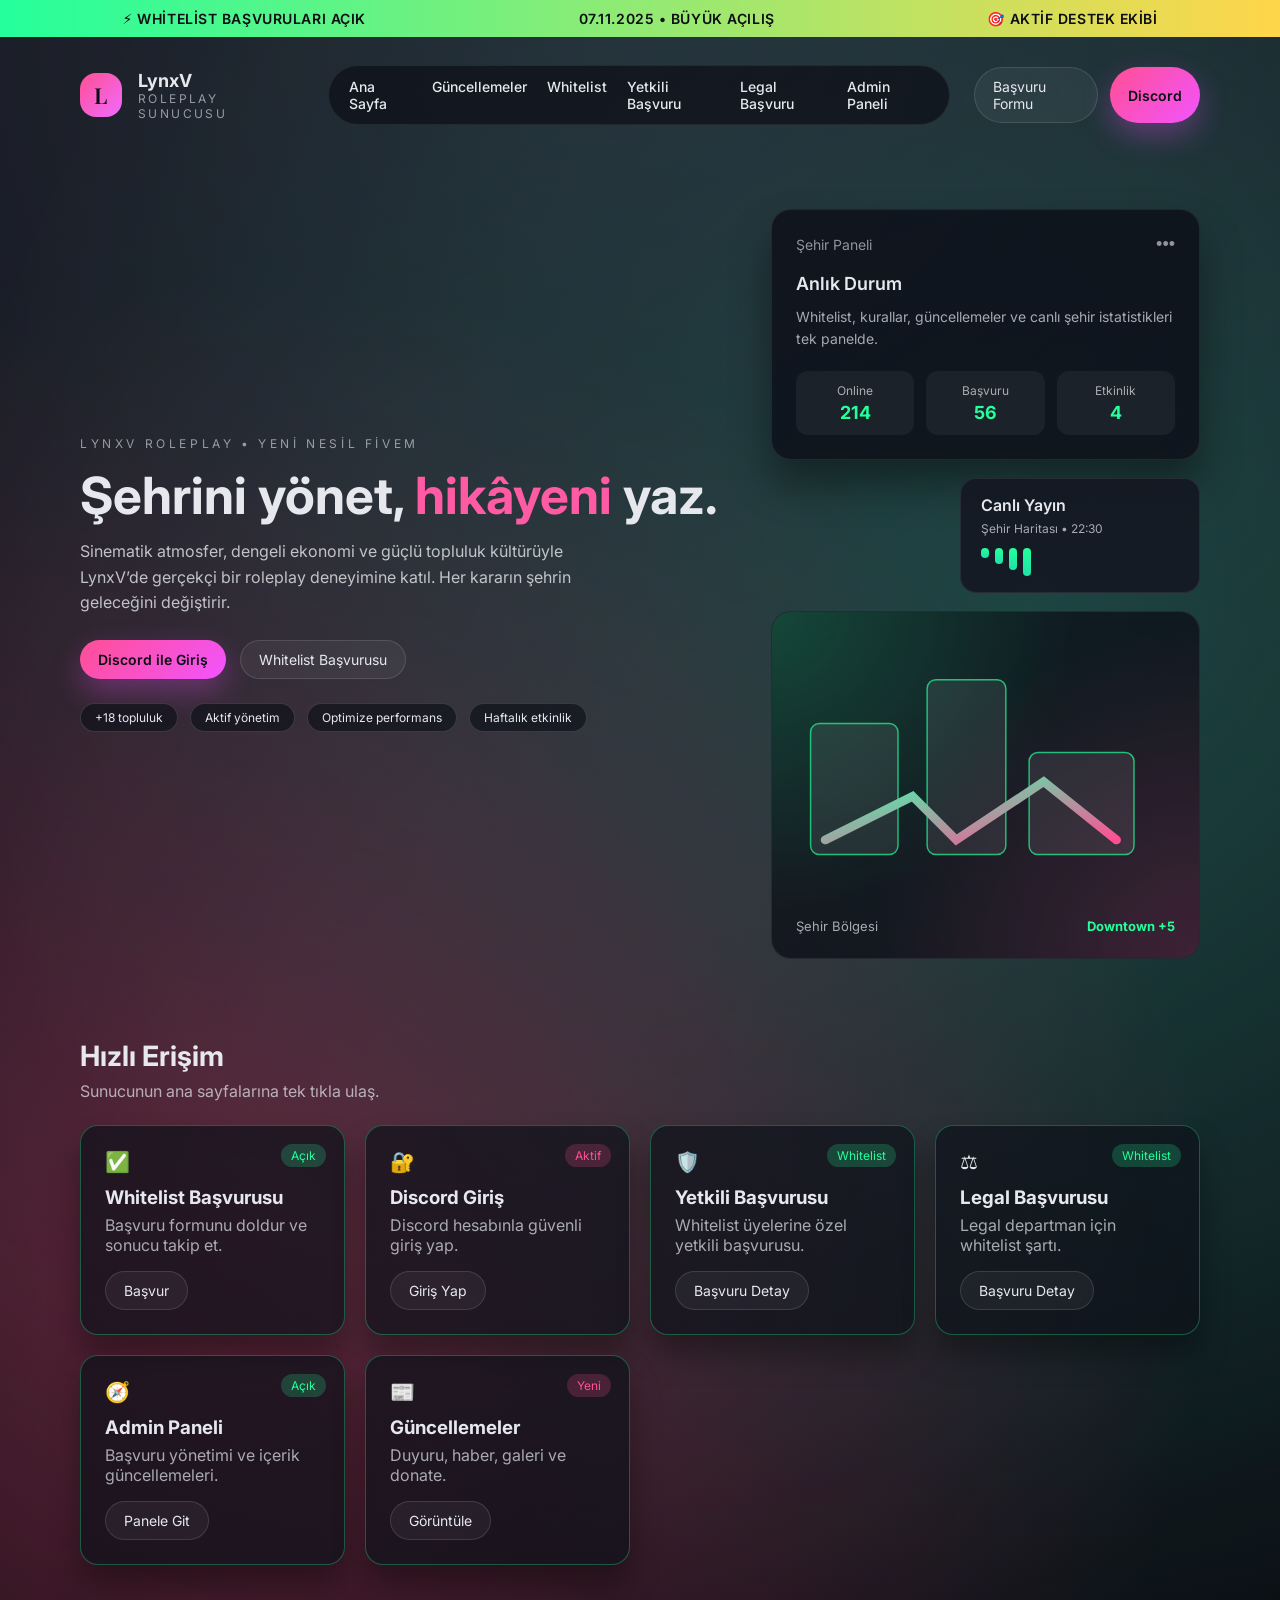
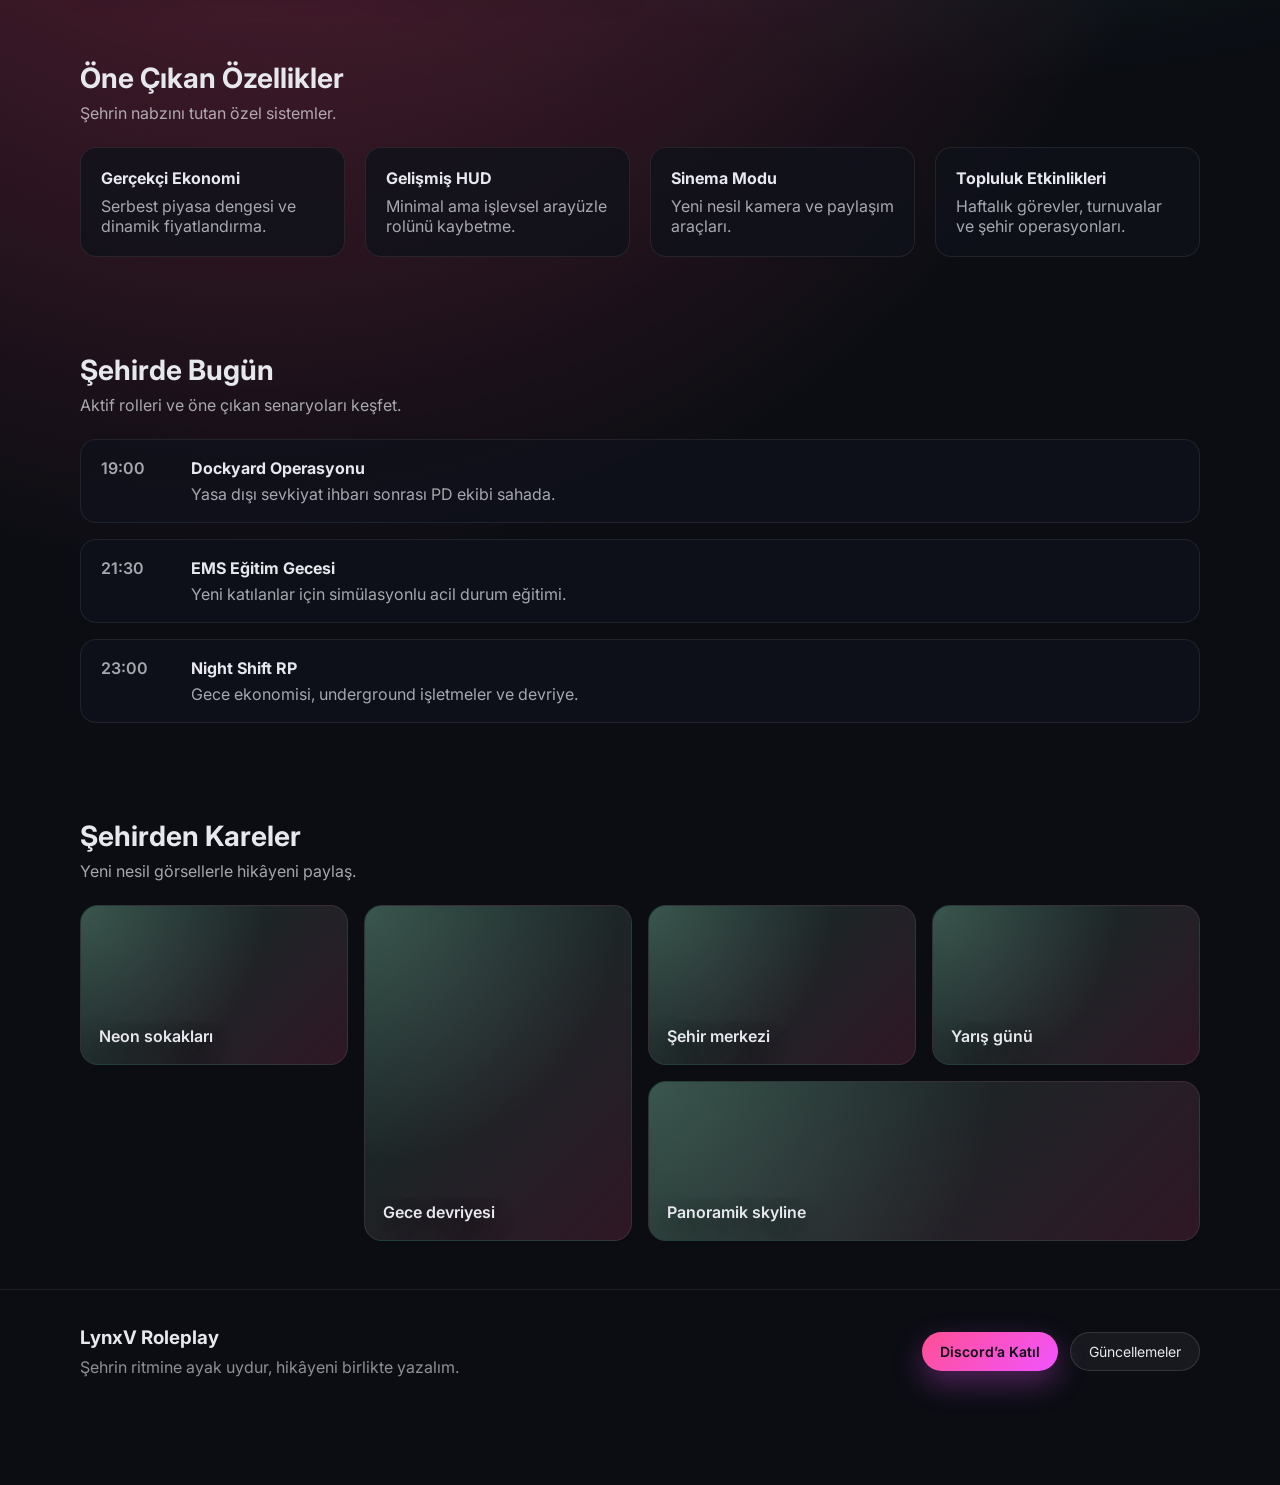
<file: index.html>
<!DOCTYPE html>
<html lang="tr">
  <head>
    <meta charset="UTF-8" />
    <meta name="viewport" content="width=device-width, initial-scale=1.0" />
    <title>LynxV Roleplay | Ana Sayfa</title>
    <link rel="preconnect" href="https://fonts.googleapis.com" />
    <link rel="preconnect" href="https://fonts.gstatic.com" crossorigin />
    <link
      href="https://fonts.googleapis.com/css2?family=Inter:wght@300;400;500;600;700&family=Playfair+Display:wght@600&display=swap"
      rel="stylesheet"
    />
    <link rel="stylesheet" href="styles.css" />
  </head>
  <body>
    <div class="announcement-bar">
      <span>⚡ Whitelist başvuruları açık</span>
      <span>07.11.2025 • Büyük açılış</span>
      <span>🎯 Aktif destek ekibi</span>
    </div>

    <header class="site-header">
      <a class="logo" href="index.html">
        <span class="logo-mark">L</span>
        <div>
          <p class="logo-title">LynxV</p>
          <p class="logo-subtitle">Roleplay Sunucusu</p>
        </div>
      </a>
      <nav class="nav-links">
        <a href="index.html">Ana Sayfa</a>
        <a href="updates.html">Güncellemeler</a>
        <a href="whitelist.html">Whitelist</a>
        <a href="staff.html">Yetkili Başvuru</a>
        <a href="legal.html">Legal Başvuru</a>
        <a href="admin.html">Admin Paneli</a>
      </nav>
      <div class="header-actions">
        <a class="ghost-button" href="whitelist.html">Başvuru Formu</a>
        <a class="primary-button" href="https://discord.gg/EBZtk4avD4" target="_blank" rel="noreferrer">
          Discord
        </a>
      </div>
    </header>

    <main>
      <section class="hero">
        <div class="hero-content">
          <p class="eyebrow">LynxV Roleplay • Yeni Nesil FiveM</p>
          <h1>
            Şehrini yönet, <span>hikâyeni</span> yaz.
          </h1>
          <p class="hero-description">
            Sinematik atmosfer, dengeli ekonomi ve güçlü topluluk kültürüyle
            LynxV’de gerçekçi bir roleplay deneyimine katıl. Her kararın şehrin
            geleceğini değiştirir.
          </p>
          <div class="hero-buttons">
            <a class="primary-button" href="login.html">Discord ile Giriş</a>
            <a class="ghost-button" href="whitelist.html">Whitelist Başvurusu</a>
          </div>
          <div class="hero-tags">
            <span>+18 topluluk</span>
            <span>Aktif yönetim</span>
            <span>Optimize performans</span>
            <span>Haftalık etkinlik</span>
          </div>
        </div>
        <div class="hero-visual">
          <div class="hero-card">
            <div class="hero-card-header">
              <span>Şehir Paneli</span>
              <button class="icon-button" aria-label="Menü">•••</button>
            </div>
            <p class="hero-card-title">Anlık Durum</p>
            <p class="hero-card-text">
              Whitelist, kurallar, güncellemeler ve canlı şehir istatistikleri tek
              panelde.
            </p>
            <div class="hero-card-stats">
              <div>
                <p>Online</p>
                <strong>214</strong>
              </div>
              <div>
                <p>Başvuru</p>
                <strong>56</strong>
              </div>
              <div>
                <p>Etkinlik</p>
                <strong>4</strong>
              </div>
            </div>
          </div>
          <div class="hero-mini-card">
            <p class="mini-title">Canlı Yayın</p>
            <p class="mini-subtitle">Şehir Haritası • 22:30</p>
            <div class="signal-bars">
              <span></span>
              <span></span>
              <span></span>
              <span></span>
            </div>
          </div>
          <div class="hero-map">
            <svg viewBox="0 0 260 180" role="img" aria-label="Şehir silüeti">
              <defs>
                <linearGradient id="cityGlow" x1="0" x2="1" y1="0" y2="1">
                  <stop offset="0%" stop-color="#3bffb0" />
                  <stop offset="100%" stop-color="#ff4f93" />
                </linearGradient>
              </defs>
              <rect x="10" y="60" width="60" height="90" rx="6" />
              <rect x="90" y="30" width="54" height="120" rx="6" />
              <rect x="160" y="80" width="72" height="70" rx="6" />
              <path
                d="M20 140 L80 110 L110 140 L170 100 L220 140"
                fill="none"
                stroke="url(#cityGlow)"
                stroke-width="6"
                stroke-linecap="round"
              />
            </svg>
            <div class="hero-map-label">
              <span>Şehir Bölgesi</span>
              <strong>Downtown +5</strong>
            </div>
          </div>
        </div>
      </section>

      <section class="section">
        <div class="section-header">
          <h2>Hızlı Erişim</h2>
          <p>Sunucunun ana sayfalarına tek tıkla ulaş.</p>
        </div>
        <div class="card-grid">
          <article class="glass-card">
            <div class="card-icon">✅</div>
            <h3>Whitelist Başvurusu</h3>
            <p>Başvuru formunu doldur ve sonucu takip et.</p>
            <a class="ghost-button" href="whitelist.html">Başvur</a>
            <span class="badge">Açık</span>
          </article>
          <article class="glass-card">
            <div class="card-icon">🔐</div>
            <h3>Discord Giriş</h3>
            <p>Discord hesabınla güvenli giriş yap.</p>
            <a class="ghost-button" href="login.html">Giriş Yap</a>
            <span class="badge badge-alt">Aktif</span>
          </article>
          <article class="glass-card">
            <div class="card-icon">🛡️</div>
            <h3>Yetkili Başvurusu</h3>
            <p>Whitelist üyelerine özel yetkili başvurusu.</p>
            <a class="ghost-button" href="staff.html">Başvuru Detay</a>
            <span class="badge">Whitelist</span>
          </article>
          <article class="glass-card">
            <div class="card-icon">⚖️</div>
            <h3>Legal Başvurusu</h3>
            <p>Legal departman için whitelist şartı.</p>
            <a class="ghost-button" href="legal.html">Başvuru Detay</a>
            <span class="badge">Whitelist</span>
          </article>
          <article class="glass-card">
            <div class="card-icon">🧭</div>
            <h3>Admin Paneli</h3>
            <p>Başvuru yönetimi ve içerik güncellemeleri.</p>
            <a class="ghost-button" href="admin.html">Panele Git</a>
            <span class="badge">Açık</span>
          </article>
          <article class="glass-card">
            <div class="card-icon">📰</div>
            <h3>Güncellemeler</h3>
            <p>Duyuru, haber, galeri ve donate.</p>
            <a class="ghost-button" href="updates.html">Görüntüle</a>
            <span class="badge badge-alt">Yeni</span>
          </article>
        </div>
      </section>

      <section class="section">
        <div class="section-header">
          <h2>Öne Çıkan Özellikler</h2>
          <p>Şehrin nabzını tutan özel sistemler.</p>
        </div>
        <div class="feature-grid">
          <div class="feature-card">
            <h4>Gerçekçi Ekonomi</h4>
            <p>Serbest piyasa dengesi ve dinamik fiyatlandırma.</p>
          </div>
          <div class="feature-card">
            <h4>Gelişmiş HUD</h4>
            <p>Minimal ama işlevsel arayüzle rolünü kaybetme.</p>
          </div>
          <div class="feature-card">
            <h4>Sinema Modu</h4>
            <p>Yeni nesil kamera ve paylaşım araçları.</p>
          </div>
          <div class="feature-card">
            <h4>Topluluk Etkinlikleri</h4>
            <p>Haftalık görevler, turnuvalar ve şehir operasyonları.</p>
          </div>
        </div>
      </section>

      <section class="section">
        <div class="section-header">
          <h2>Şehirde Bugün</h2>
          <p>Aktif rolleri ve öne çıkan senaryoları keşfet.</p>
        </div>
        <div class="timeline">
          <div class="timeline-item">
            <p class="timeline-time">19:00</p>
            <div>
              <h4>Dockyard Operasyonu</h4>
              <p>Yasa dışı sevkiyat ihbarı sonrası PD ekibi sahada.</p>
            </div>
          </div>
          <div class="timeline-item">
            <p class="timeline-time">21:30</p>
            <div>
              <h4>EMS Eğitim Gecesi</h4>
              <p>Yeni katılanlar için simülasyonlu acil durum eğitimi.</p>
            </div>
          </div>
          <div class="timeline-item">
            <p class="timeline-time">23:00</p>
            <div>
              <h4>Night Shift RP</h4>
              <p>Gece ekonomisi, underground işletmeler ve devriye.</p>
            </div>
          </div>
        </div>
      </section>

      <section class="section">
        <div class="section-header">
          <h2>Şehirden Kareler</h2>
          <p>Yeni nesil görsellerle hikâyeni paylaş.</p>
        </div>
        <div class="gallery-grid">
          <div class="gallery-card">
            <span>Neon sokakları</span>
          </div>
          <div class="gallery-card tall">
            <span>Gece devriyesi</span>
          </div>
          <div class="gallery-card">
            <span>Şehir merkezi</span>
          </div>
          <div class="gallery-card">
            <span>Yarış günü</span>
          </div>
          <div class="gallery-card wide">
            <span>Panoramik skyline</span>
          </div>
        </div>
      </section>
    </main>

    <footer class="footer">
      <div>
        <h3>LynxV Roleplay</h3>
        <p>Şehrin ritmine ayak uydur, hikâyeni birlikte yazalım.</p>
      </div>
      <div class="footer-actions">
        <a class="primary-button" href="https://discord.gg/EBZtk4avD4" target="_blank" rel="noreferrer">
          Discord’a Katıl
        </a>
        <a class="ghost-button" href="updates.html">Güncellemeler</a>
      </div>
    </footer>
  </body>
</html>
</file>
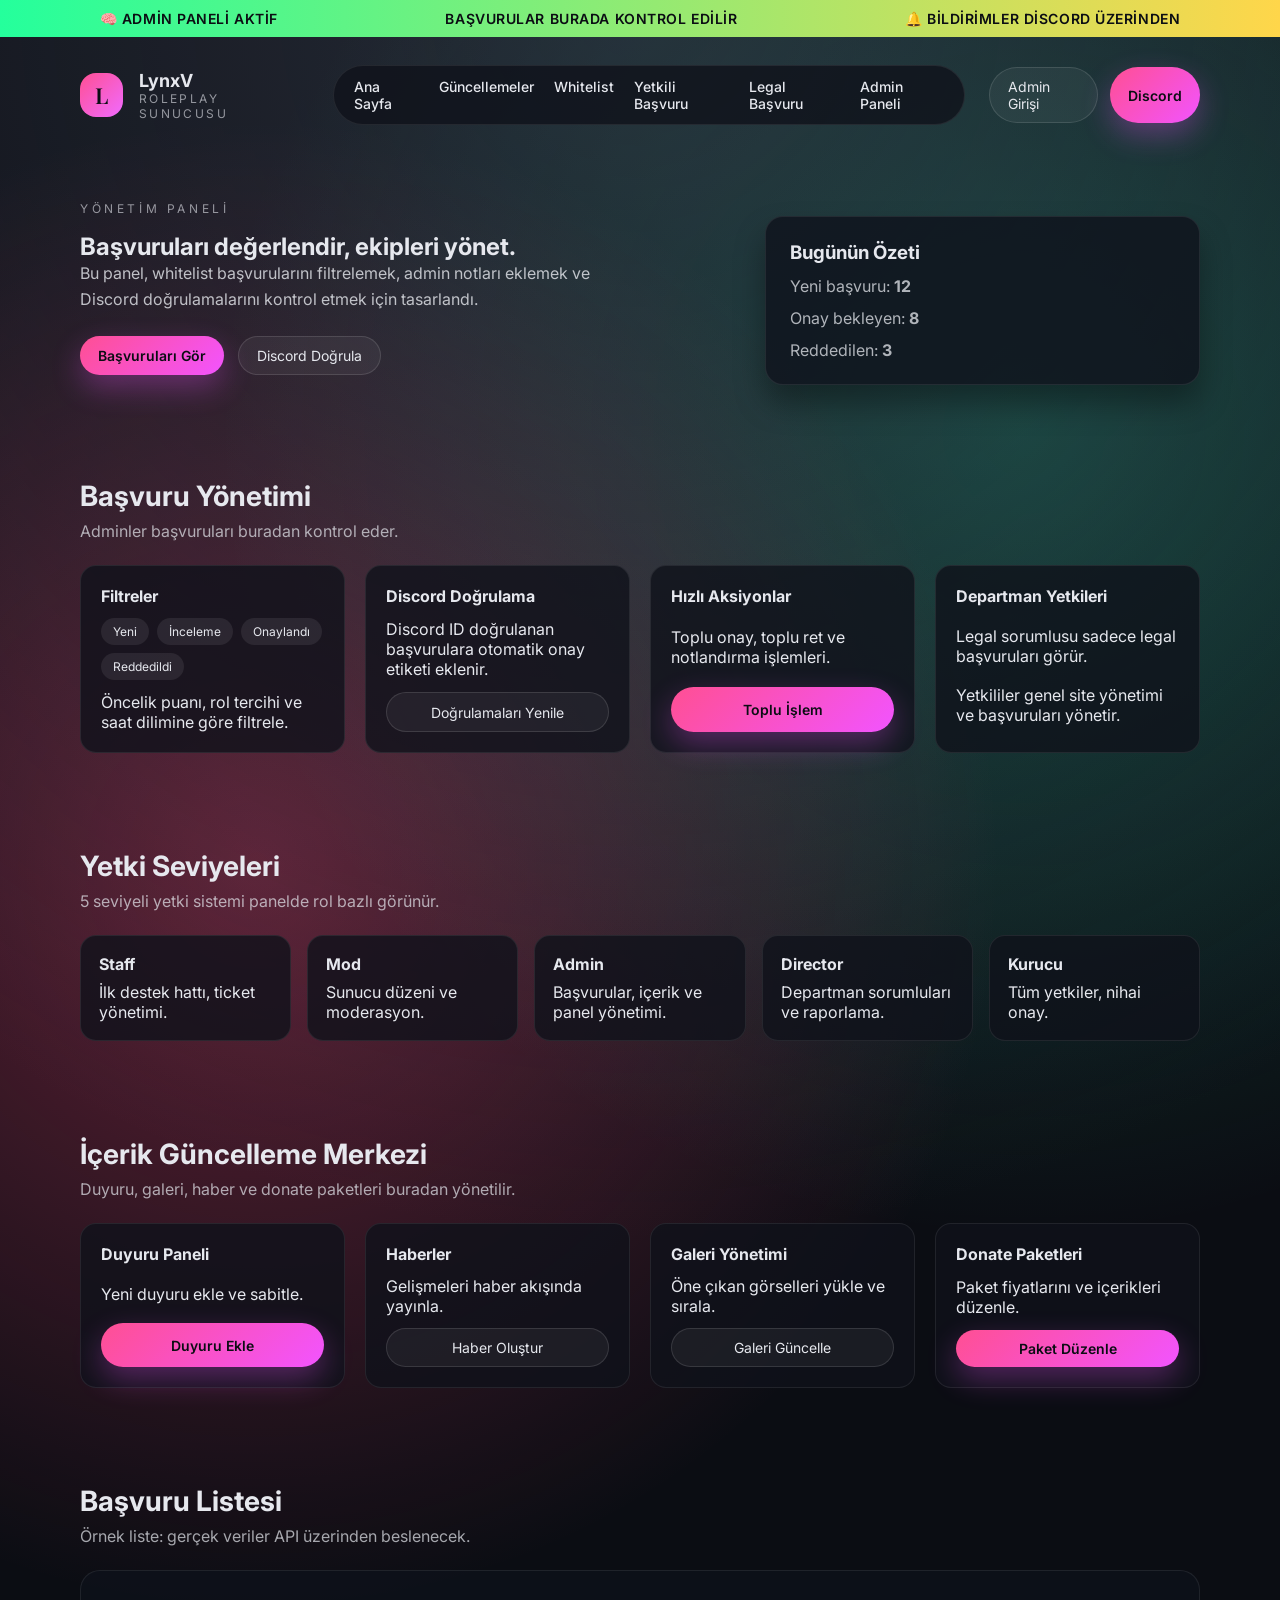
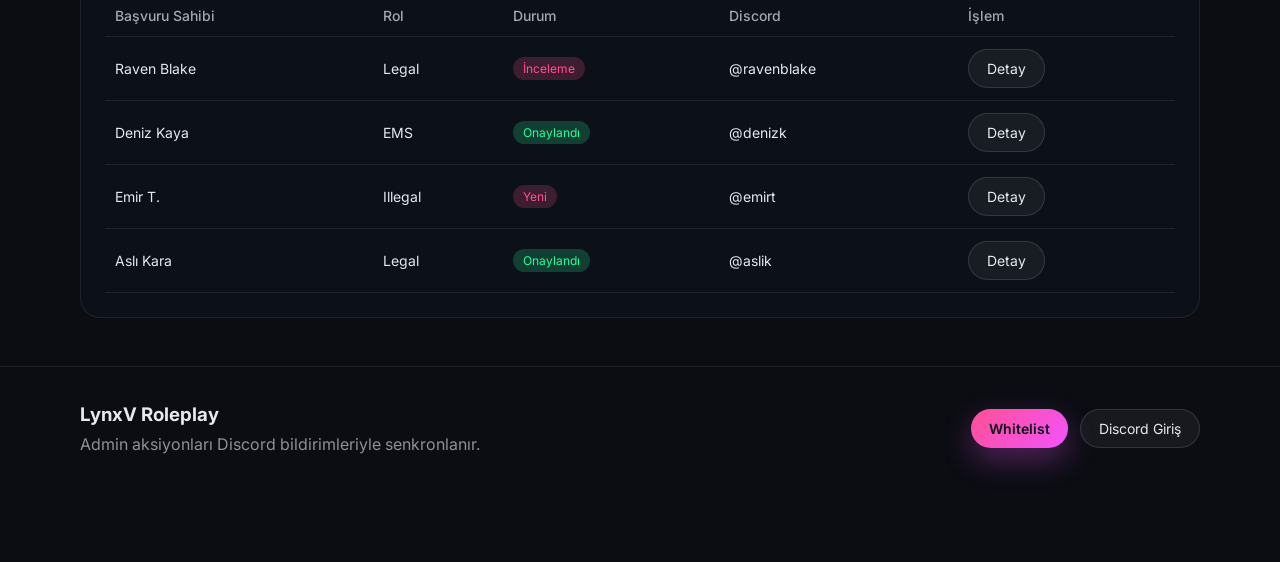
<file: admin.html>
<!DOCTYPE html>
<html lang="tr">
  <head>
    <meta charset="UTF-8" />
    <meta name="viewport" content="width=device-width, initial-scale=1.0" />
    <title>LynxV Roleplay | Admin Paneli</title>
    <link rel="preconnect" href="https://fonts.googleapis.com" />
    <link rel="preconnect" href="https://fonts.gstatic.com" crossorigin />
    <link
      href="https://fonts.googleapis.com/css2?family=Inter:wght@300;400;500;600;700&family=Playfair+Display:wght@600&display=swap"
      rel="stylesheet"
    />
    <link rel="stylesheet" href="styles.css" />
  </head>
  <body>
    <div class="announcement-bar">
      <span>🧠 Admin Paneli Aktif</span>
      <span>Başvurular burada kontrol edilir</span>
      <span>🔔 Bildirimler Discord üzerinden</span>
    </div>

    <header class="site-header">
      <a class="logo" href="index.html">
        <span class="logo-mark">L</span>
        <div>
          <p class="logo-title">LynxV</p>
          <p class="logo-subtitle">Roleplay Sunucusu</p>
        </div>
      </a>
      <nav class="nav-links">
        <a href="index.html">Ana Sayfa</a>
        <a href="updates.html">Güncellemeler</a>
        <a href="whitelist.html">Whitelist</a>
        <a href="staff.html">Yetkili Başvuru</a>
        <a href="legal.html">Legal Başvuru</a>
        <a href="admin.html">Admin Paneli</a>
      </nav>
      <div class="header-actions">
        <a class="ghost-button" href="login.html">Admin Girişi</a>
        <a class="primary-button" href="https://discord.gg/EBZtk4avD4" target="_blank" rel="noreferrer">
          Discord
        </a>
      </div>
    </header>

    <main>
      <section class="page-hero">
        <div>
          <p class="eyebrow">Yönetim Paneli</p>
          <h1>Başvuruları değerlendir, ekipleri yönet.</h1>
          <p class="hero-description">
            Bu panel, whitelist başvurularını filtrelemek, admin notları eklemek
            ve Discord doğrulamalarını kontrol etmek için tasarlandı.
          </p>
          <div class="hero-buttons">
            <a class="primary-button" href="whitelist.html">Başvuruları Gör</a>
            <a class="ghost-button" href="login.html">Discord Doğrula</a>
          </div>
        </div>
        <div class="status-card">
          <h3>Bugünün Özeti</h3>
          <ul>
            <li>Yeni başvuru: <strong>12</strong></li>
            <li>Onay bekleyen: <strong>8</strong></li>
            <li>Reddedilen: <strong>3</strong></li>
          </ul>
        </div>
      </section>

      <section class="section">
        <div class="section-header">
          <h2>Başvuru Yönetimi</h2>
          <p>Adminler başvuruları buradan kontrol eder.</p>
        </div>
        <div class="admin-grid">
          <div class="admin-card">
            <h4>Filtreler</h4>
            <div class="pill-group">
              <span>Yeni</span>
              <span>İnceleme</span>
              <span>Onaylandı</span>
              <span>Reddedildi</span>
            </div>
            <p>Öncelik puanı, rol tercihi ve saat dilimine göre filtrele.</p>
          </div>
          <div class="admin-card">
            <h4>Discord Doğrulama</h4>
            <p>Discord ID doğrulanan başvurulara otomatik onay etiketi eklenir.</p>
            <button class="ghost-button" type="button">Doğrulamaları Yenile</button>
          </div>
          <div class="admin-card">
            <h4>Hızlı Aksiyonlar</h4>
            <p>Toplu onay, toplu ret ve notlandırma işlemleri.</p>
            <button class="primary-button" type="button">Toplu İşlem</button>
          </div>
          <div class="admin-card">
            <h4>Departman Yetkileri</h4>
            <p>Legal sorumlusu sadece legal başvuruları görür.</p>
            <p>Yetkililer genel site yönetimi ve başvuruları yönetir.</p>
          </div>
        </div>
      </section>

      <section class="section">
        <div class="section-header">
          <h2>Yetki Seviyeleri</h2>
          <p>5 seviyeli yetki sistemi panelde rol bazlı görünür.</p>
        </div>
        <div class="role-grid">
          <div class="role-card">
            <h4>Staff</h4>
            <p>İlk destek hattı, ticket yönetimi.</p>
          </div>
          <div class="role-card">
            <h4>Mod</h4>
            <p>Sunucu düzeni ve moderasyon.</p>
          </div>
          <div class="role-card">
            <h4>Admin</h4>
            <p>Başvurular, içerik ve panel yönetimi.</p>
          </div>
          <div class="role-card">
            <h4>Director</h4>
            <p>Departman sorumluları ve raporlama.</p>
          </div>
          <div class="role-card">
            <h4>Kurucu</h4>
            <p>Tüm yetkiler, nihai onay.</p>
          </div>
        </div>
      </section>

      <section class="section">
        <div class="section-header">
          <h2>İçerik Güncelleme Merkezi</h2>
          <p>Duyuru, galeri, haber ve donate paketleri buradan yönetilir.</p>
        </div>
        <div class="admin-grid">
          <div class="admin-card">
            <h4>Duyuru Paneli</h4>
            <p>Yeni duyuru ekle ve sabitle.</p>
            <button class="primary-button" type="button">Duyuru Ekle</button>
          </div>
          <div class="admin-card">
            <h4>Haberler</h4>
            <p>Gelişmeleri haber akışında yayınla.</p>
            <button class="ghost-button" type="button">Haber Oluştur</button>
          </div>
          <div class="admin-card">
            <h4>Galeri Yönetimi</h4>
            <p>Öne çıkan görselleri yükle ve sırala.</p>
            <button class="ghost-button" type="button">Galeri Güncelle</button>
          </div>
          <div class="admin-card">
            <h4>Donate Paketleri</h4>
            <p>Paket fiyatlarını ve içerikleri düzenle.</p>
            <button class="primary-button" type="button">Paket Düzenle</button>
          </div>
        </div>
      </section>

      <section class="section">
        <div class="section-header">
          <h2>Başvuru Listesi</h2>
          <p>Örnek liste: gerçek veriler API üzerinden beslenecek.</p>
        </div>
        <div class="table-card">
          <table>
            <thead>
              <tr>
                <th>Başvuru Sahibi</th>
                <th>Rol</th>
                <th>Durum</th>
                <th>Discord</th>
                <th>İşlem</th>
              </tr>
            </thead>
            <tbody>
              <tr>
                <td>Raven Blake</td>
                <td>Legal</td>
                <td><span class="status-pill">İnceleme</span></td>
                <td>@ravenblake</td>
                <td>
                  <button class="ghost-button" type="button">Detay</button>
                </td>
              </tr>
              <tr>
                <td>Deniz Kaya</td>
                <td>EMS</td>
                <td><span class="status-pill approved">Onaylandı</span></td>
                <td>@denizk</td>
                <td>
                  <button class="ghost-button" type="button">Detay</button>
                </td>
              </tr>
              <tr>
                <td>Emir T.</td>
                <td>Illegal</td>
                <td><span class="status-pill">Yeni</span></td>
                <td>@emirt</td>
                <td>
                  <button class="ghost-button" type="button">Detay</button>
                </td>
              </tr>
              <tr>
                <td>Aslı Kara</td>
                <td>Legal</td>
                <td><span class="status-pill approved">Onaylandı</span></td>
                <td>@aslik</td>
                <td>
                  <button class="ghost-button" type="button">Detay</button>
                </td>
              </tr>
            </tbody>
          </table>
        </div>
      </section>
    </main>

    <footer class="footer">
      <div>
        <h3>LynxV Roleplay</h3>
        <p>Admin aksiyonları Discord bildirimleriyle senkronlanır.</p>
      </div>
      <div class="footer-actions">
        <a class="primary-button" href="whitelist.html">Whitelist</a>
        <a class="ghost-button" href="login.html">Discord Giriş</a>
      </div>
    </footer>
  </body>
</html>
</file>
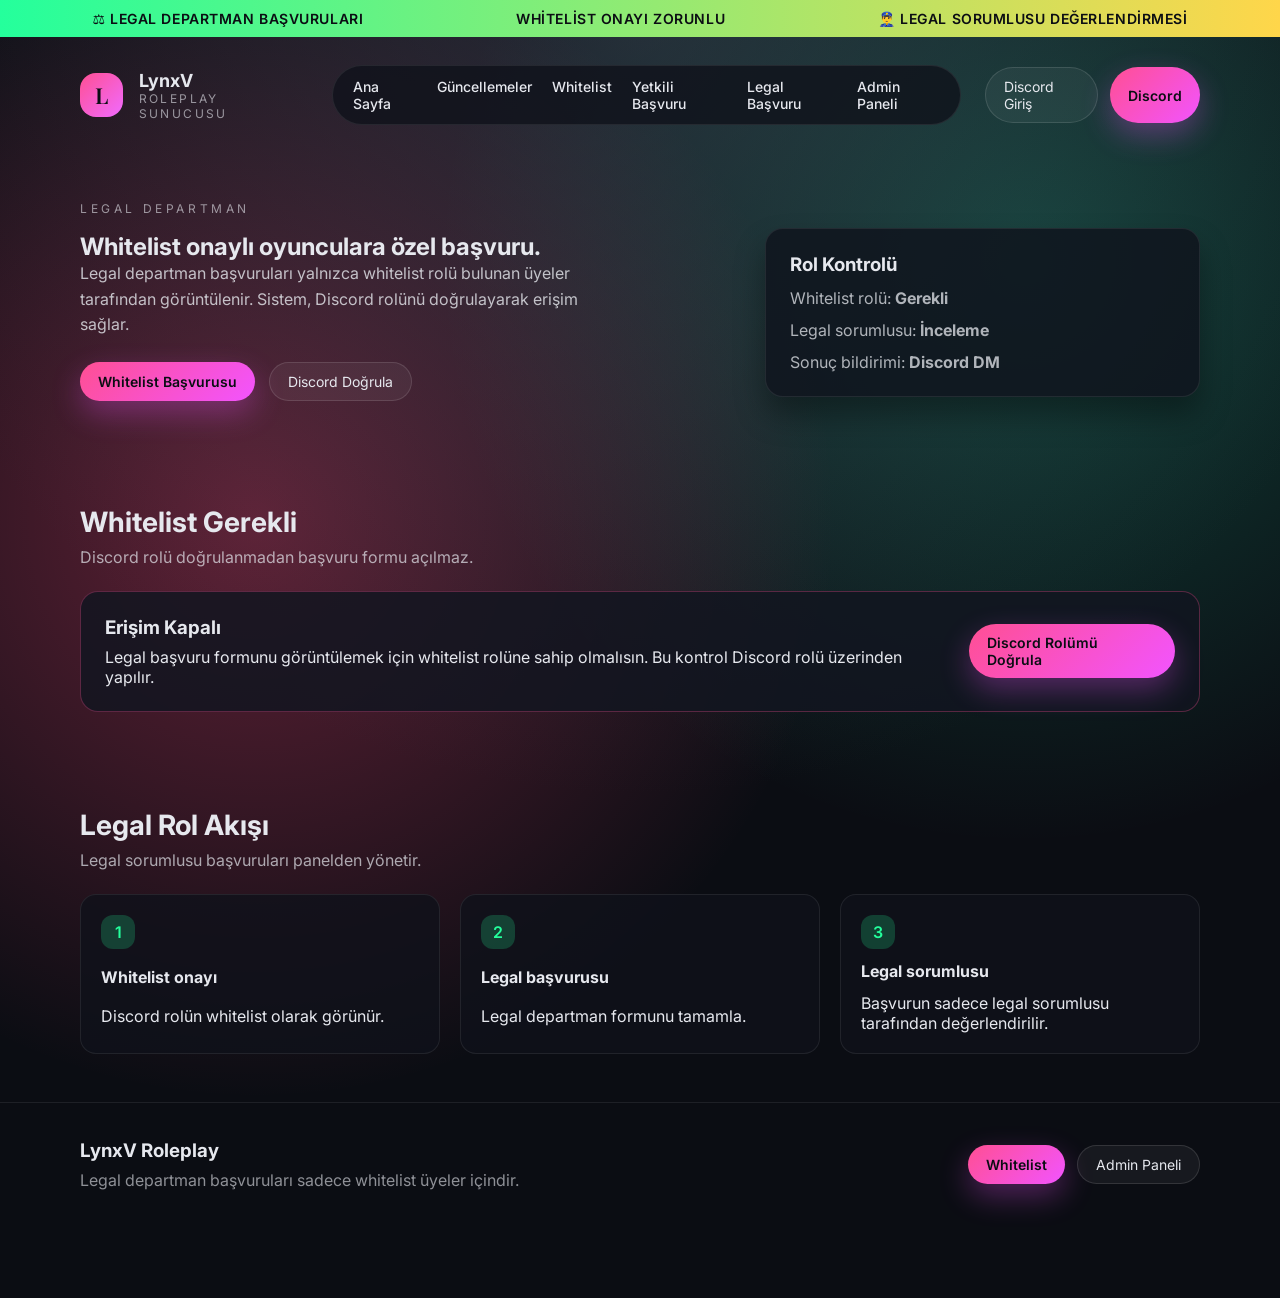
<file: legal.html>
<!DOCTYPE html>
<html lang="tr">
  <head>
    <meta charset="UTF-8" />
    <meta name="viewport" content="width=device-width, initial-scale=1.0" />
    <title>LynxV Roleplay | Legal Departman Başvurusu</title>
    <link rel="preconnect" href="https://fonts.googleapis.com" />
    <link rel="preconnect" href="https://fonts.gstatic.com" crossorigin />
    <link
      href="https://fonts.googleapis.com/css2?family=Inter:wght@300;400;500;600;700&family=Playfair+Display:wght@600&display=swap"
      rel="stylesheet"
    />
    <link rel="stylesheet" href="styles.css" />
  </head>
  <body>
    <div class="announcement-bar">
      <span>⚖️ Legal Departman Başvuruları</span>
      <span>Whitelist onayı zorunlu</span>
      <span>👮‍♂️ Legal sorumlusu değerlendirmesi</span>
    </div>

    <header class="site-header">
      <a class="logo" href="index.html">
        <span class="logo-mark">L</span>
        <div>
          <p class="logo-title">LynxV</p>
          <p class="logo-subtitle">Roleplay Sunucusu</p>
        </div>
      </a>
      <nav class="nav-links">
        <a href="index.html">Ana Sayfa</a>
        <a href="updates.html">Güncellemeler</a>
        <a href="whitelist.html">Whitelist</a>
        <a href="staff.html">Yetkili Başvuru</a>
        <a href="legal.html">Legal Başvuru</a>
        <a href="admin.html">Admin Paneli</a>
      </nav>
      <div class="header-actions">
        <a class="ghost-button" href="login.html">Discord Giriş</a>
        <a class="primary-button" href="https://discord.gg/EBZtk4avD4" target="_blank" rel="noreferrer">
          Discord
        </a>
      </div>
    </header>

    <main>
      <section class="page-hero">
        <div>
          <p class="eyebrow">Legal Departman</p>
          <h1>Whitelist onaylı oyunculara özel başvuru.</h1>
          <p class="hero-description">
            Legal departman başvuruları yalnızca whitelist rolü bulunan üyeler
            tarafından görüntülenir. Sistem, Discord rolünü doğrulayarak erişim
            sağlar.
          </p>
          <div class="hero-buttons">
            <a class="primary-button" href="whitelist.html">Whitelist Başvurusu</a>
            <a class="ghost-button" href="login.html">Discord Doğrula</a>
          </div>
        </div>
        <div class="status-card">
          <h3>Rol Kontrolü</h3>
          <ul>
            <li>Whitelist rolü: <strong>Gerekli</strong></li>
            <li>Legal sorumlusu: <strong>İnceleme</strong></li>
            <li>Sonuç bildirimi: <strong>Discord DM</strong></li>
          </ul>
        </div>
      </section>

      <section class="section">
        <div class="section-header">
          <h2>Whitelist Gerekli</h2>
          <p>Discord rolü doğrulanmadan başvuru formu açılmaz.</p>
        </div>
        <div class="access-card">
          <div>
            <h3>Erişim Kapalı</h3>
            <p>
              Legal başvuru formunu görüntülemek için whitelist rolüne sahip
              olmalısın. Bu kontrol Discord rolü üzerinden yapılır.
            </p>
          </div>
          <a class="primary-button" href="login.html">Discord Rolümü Doğrula</a>
        </div>
      </section>

      <section class="section">
        <div class="section-header">
          <h2>Legal Rol Akışı</h2>
          <p>Legal sorumlusu başvuruları panelden yönetir.</p>
        </div>
        <div class="step-grid">
          <div class="step-card">
            <span>1</span>
            <h4>Whitelist onayı</h4>
            <p>Discord rolün whitelist olarak görünür.</p>
          </div>
          <div class="step-card">
            <span>2</span>
            <h4>Legal başvurusu</h4>
            <p>Legal departman formunu tamamla.</p>
          </div>
          <div class="step-card">
            <span>3</span>
            <h4>Legal sorumlusu</h4>
            <p>Başvurun sadece legal sorumlusu tarafından değerlendirilir.</p>
          </div>
        </div>
      </section>
    </main>

    <footer class="footer">
      <div>
        <h3>LynxV Roleplay</h3>
        <p>Legal departman başvuruları sadece whitelist üyeler içindir.</p>
      </div>
      <div class="footer-actions">
        <a class="primary-button" href="whitelist.html">Whitelist</a>
        <a class="ghost-button" href="admin.html">Admin Paneli</a>
      </div>
    </footer>
  </body>
</html>
</file>
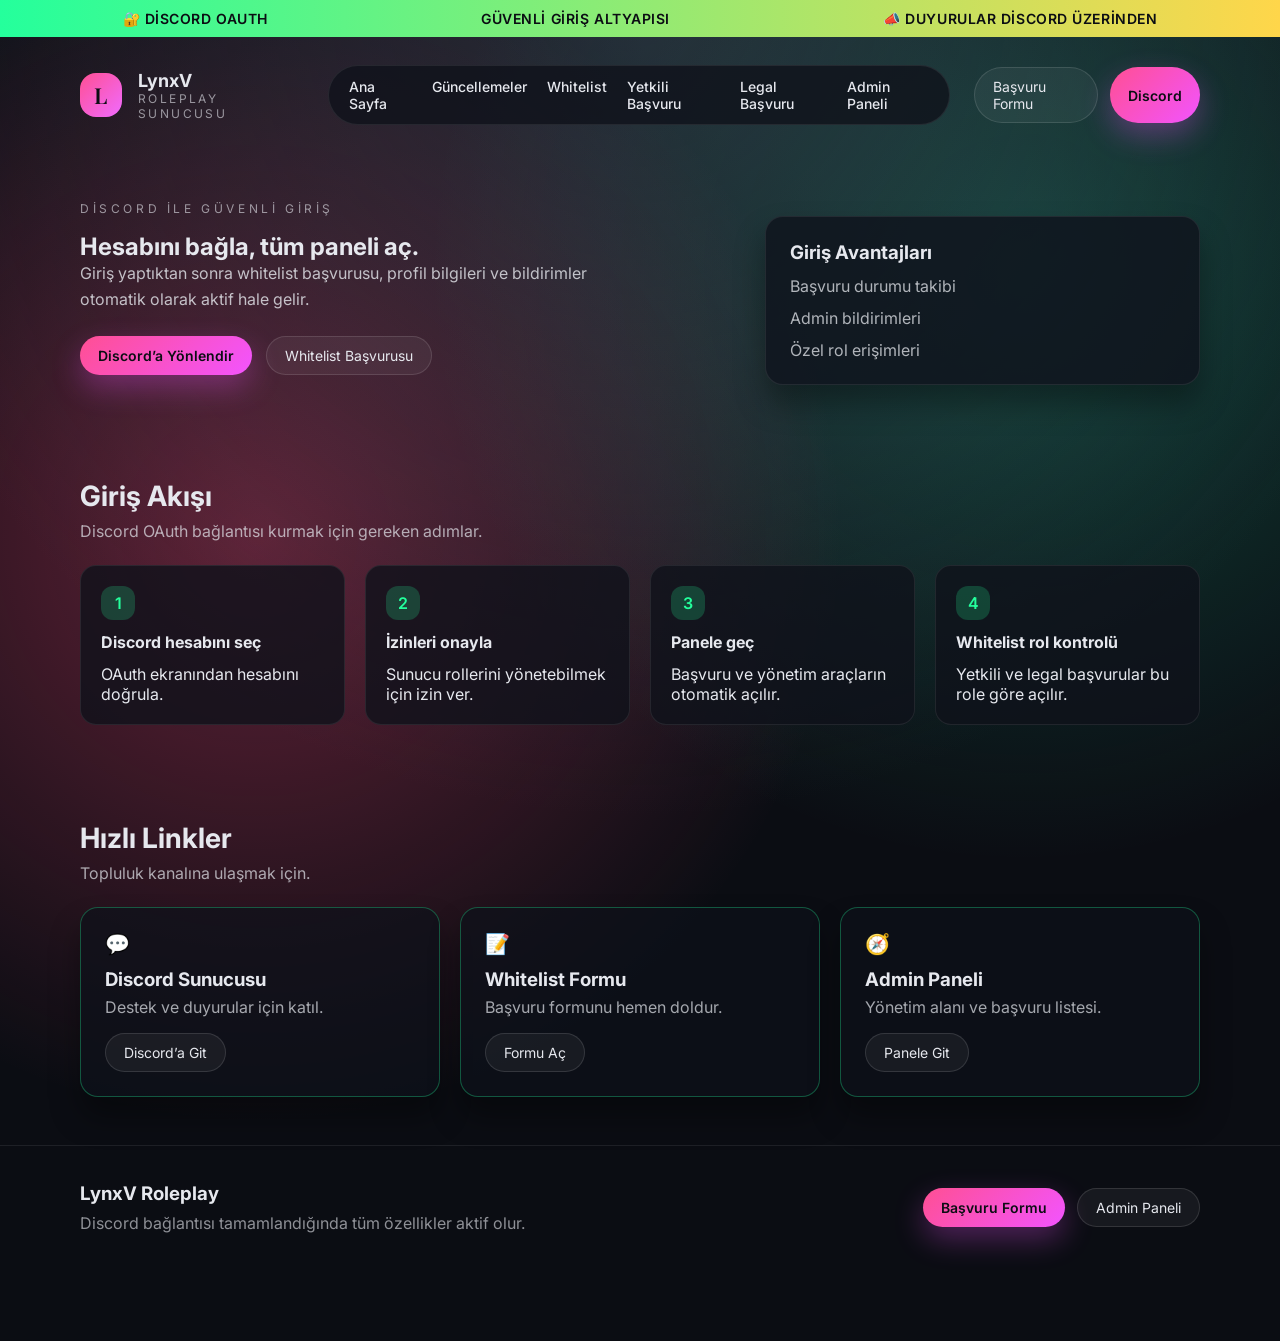
<file: login.html>
<!DOCTYPE html>
<html lang="tr">
  <head>
    <meta charset="UTF-8" />
    <meta name="viewport" content="width=device-width, initial-scale=1.0" />
    <title>LynxV Roleplay | Discord Giriş</title>
    <link rel="preconnect" href="https://fonts.googleapis.com" />
    <link rel="preconnect" href="https://fonts.gstatic.com" crossorigin />
    <link
      href="https://fonts.googleapis.com/css2?family=Inter:wght@300;400;500;600;700&family=Playfair+Display:wght@600&display=swap"
      rel="stylesheet"
    />
    <link rel="stylesheet" href="styles.css" />
  </head>
  <body>
    <div class="announcement-bar">
      <span>🔐 Discord OAuth</span>
      <span>Güvenli giriş altyapısı</span>
      <span>📣 Duyurular Discord üzerinden</span>
    </div>

    <header class="site-header">
      <a class="logo" href="index.html">
        <span class="logo-mark">L</span>
        <div>
          <p class="logo-title">LynxV</p>
          <p class="logo-subtitle">Roleplay Sunucusu</p>
        </div>
      </a>
      <nav class="nav-links">
        <a href="index.html">Ana Sayfa</a>
        <a href="updates.html">Güncellemeler</a>
        <a href="whitelist.html">Whitelist</a>
        <a href="staff.html">Yetkili Başvuru</a>
        <a href="legal.html">Legal Başvuru</a>
        <a href="admin.html">Admin Paneli</a>
      </nav>
      <div class="header-actions">
        <a class="ghost-button" href="whitelist.html">Başvuru Formu</a>
        <a class="primary-button" href="https://discord.gg/EBZtk4avD4" target="_blank" rel="noreferrer">
          Discord
        </a>
      </div>
    </header>

    <main>
      <section class="page-hero">
        <div>
          <p class="eyebrow">Discord ile Güvenli Giriş</p>
          <h1>Hesabını bağla, tüm paneli aç.</h1>
          <p class="hero-description">
            Giriş yaptıktan sonra whitelist başvurusu, profil bilgileri ve
            bildirimler otomatik olarak aktif hale gelir.
          </p>
          <div class="hero-buttons">
            <a class="primary-button" href="https://discord.gg/EBZtk4avD4" target="_blank" rel="noreferrer">
              Discord’a Yönlendir
            </a>
            <a class="ghost-button" href="whitelist.html">Whitelist Başvurusu</a>
          </div>
        </div>
        <div class="status-card">
          <h3>Giriş Avantajları</h3>
          <ul>
            <li>Başvuru durumu takibi</li>
            <li>Admin bildirimleri</li>
            <li>Özel rol erişimleri</li>
          </ul>
        </div>
      </section>

      <section class="section">
        <div class="section-header">
          <h2>Giriş Akışı</h2>
          <p>Discord OAuth bağlantısı kurmak için gereken adımlar.</p>
        </div>
        <div class="step-grid">
          <div class="step-card">
            <span>1</span>
            <h4>Discord hesabını seç</h4>
            <p>OAuth ekranından hesabını doğrula.</p>
          </div>
          <div class="step-card">
            <span>2</span>
            <h4>İzinleri onayla</h4>
            <p>Sunucu rollerini yönetebilmek için izin ver.</p>
          </div>
          <div class="step-card">
            <span>3</span>
            <h4>Panele geç</h4>
            <p>Başvuru ve yönetim araçların otomatik açılır.</p>
          </div>
          <div class="step-card">
            <span>4</span>
            <h4>Whitelist rol kontrolü</h4>
            <p>Yetkili ve legal başvurular bu role göre açılır.</p>
          </div>
        </div>
      </section>

      <section class="section">
        <div class="section-header">
          <h2>Hızlı Linkler</h2>
          <p>Topluluk kanalına ulaşmak için.</p>
        </div>
        <div class="card-grid">
          <article class="glass-card">
            <div class="card-icon">💬</div>
            <h3>Discord Sunucusu</h3>
            <p>Destek ve duyurular için katıl.</p>
            <a class="ghost-button" href="https://discord.gg/EBZtk4avD4" target="_blank" rel="noreferrer">
              Discord’a Git
            </a>
          </article>
          <article class="glass-card">
            <div class="card-icon">📝</div>
            <h3>Whitelist Formu</h3>
            <p>Başvuru formunu hemen doldur.</p>
            <a class="ghost-button" href="whitelist.html">Formu Aç</a>
          </article>
          <article class="glass-card">
            <div class="card-icon">🧭</div>
            <h3>Admin Paneli</h3>
            <p>Yönetim alanı ve başvuru listesi.</p>
            <a class="ghost-button" href="admin.html">Panele Git</a>
          </article>
        </div>
      </section>
    </main>

    <footer class="footer">
      <div>
        <h3>LynxV Roleplay</h3>
        <p>Discord bağlantısı tamamlandığında tüm özellikler aktif olur.</p>
      </div>
      <div class="footer-actions">
        <a class="primary-button" href="whitelist.html">Başvuru Formu</a>
        <a class="ghost-button" href="admin.html">Admin Paneli</a>
      </div>
    </footer>
  </body>
</html>
</file>
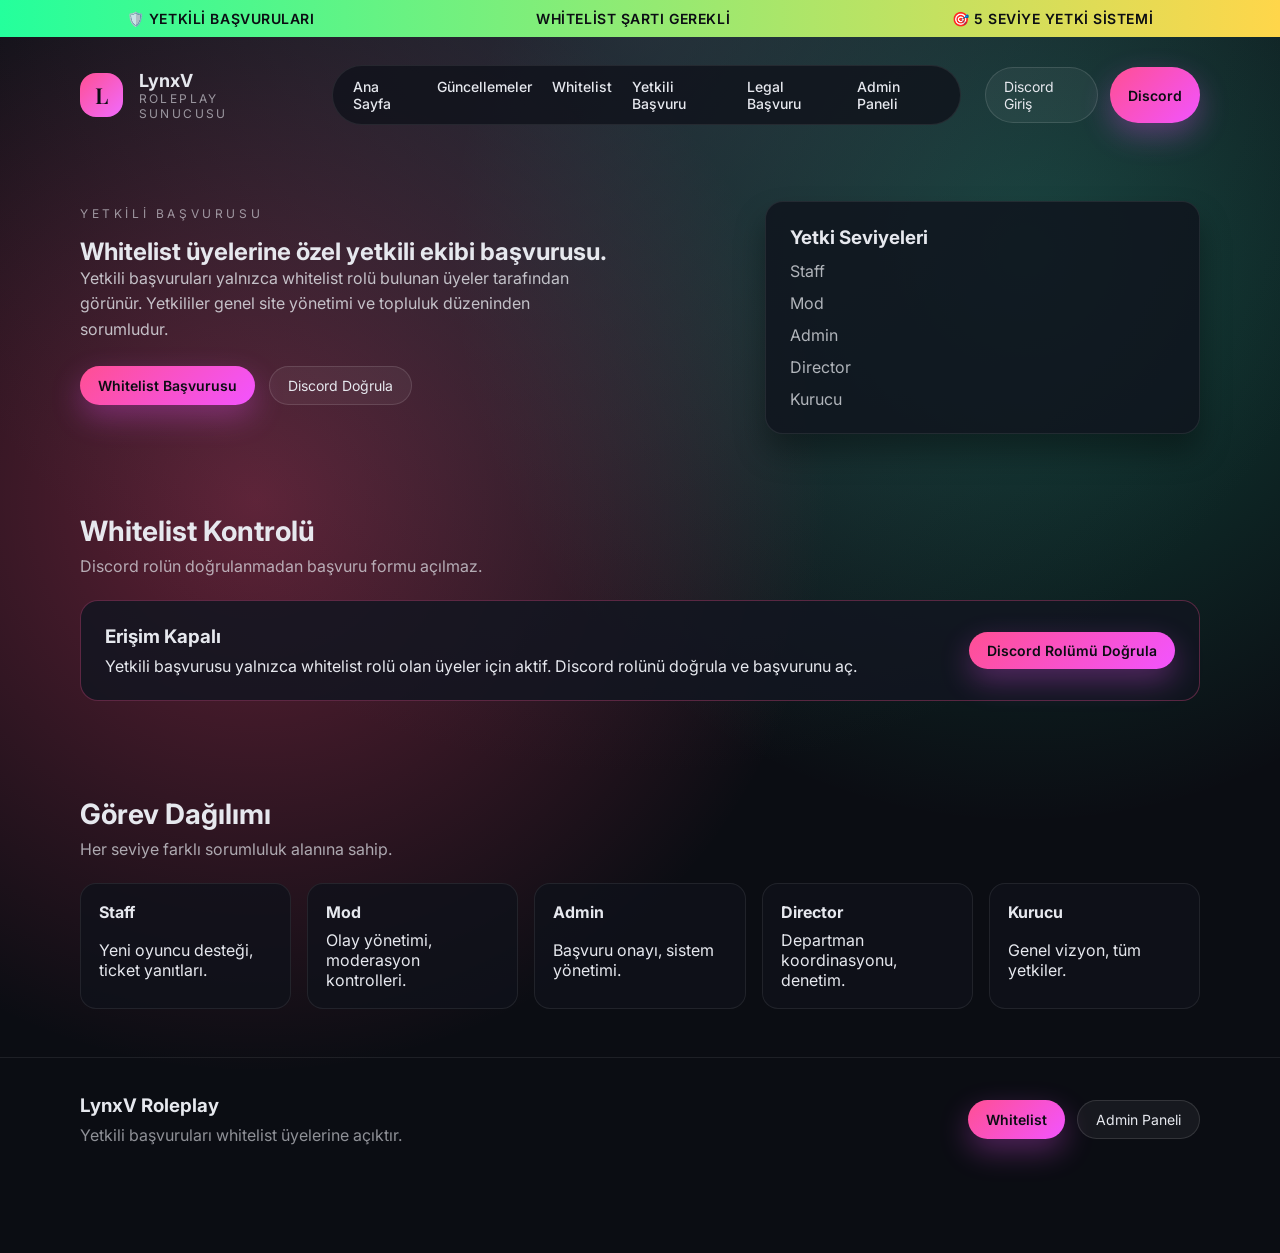
<file: staff.html>
<!DOCTYPE html>
<html lang="tr">
  <head>
    <meta charset="UTF-8" />
    <meta name="viewport" content="width=device-width, initial-scale=1.0" />
    <title>LynxV Roleplay | Yetkili Başvurusu</title>
    <link rel="preconnect" href="https://fonts.googleapis.com" />
    <link rel="preconnect" href="https://fonts.gstatic.com" crossorigin />
    <link
      href="https://fonts.googleapis.com/css2?family=Inter:wght@300;400;500;600;700&family=Playfair+Display:wght@600&display=swap"
      rel="stylesheet"
    />
    <link rel="stylesheet" href="styles.css" />
  </head>
  <body>
    <div class="announcement-bar">
      <span>🛡️ Yetkili Başvuruları</span>
      <span>Whitelist şartı gerekli</span>
      <span>🎯 5 seviye yetki sistemi</span>
    </div>

    <header class="site-header">
      <a class="logo" href="index.html">
        <span class="logo-mark">L</span>
        <div>
          <p class="logo-title">LynxV</p>
          <p class="logo-subtitle">Roleplay Sunucusu</p>
        </div>
      </a>
      <nav class="nav-links">
        <a href="index.html">Ana Sayfa</a>
        <a href="updates.html">Güncellemeler</a>
        <a href="whitelist.html">Whitelist</a>
        <a href="staff.html">Yetkili Başvuru</a>
        <a href="legal.html">Legal Başvuru</a>
        <a href="admin.html">Admin Paneli</a>
      </nav>
      <div class="header-actions">
        <a class="ghost-button" href="login.html">Discord Giriş</a>
        <a class="primary-button" href="https://discord.gg/EBZtk4avD4" target="_blank" rel="noreferrer">
          Discord
        </a>
      </div>
    </header>

    <main>
      <section class="page-hero">
        <div>
          <p class="eyebrow">Yetkili Başvurusu</p>
          <h1>Whitelist üyelerine özel yetkili ekibi başvurusu.</h1>
          <p class="hero-description">
            Yetkili başvuruları yalnızca whitelist rolü bulunan üyeler tarafından
            görünür. Yetkililer genel site yönetimi ve topluluk düzeninden sorumludur.
          </p>
          <div class="hero-buttons">
            <a class="primary-button" href="whitelist.html">Whitelist Başvurusu</a>
            <a class="ghost-button" href="login.html">Discord Doğrula</a>
          </div>
        </div>
        <div class="status-card">
          <h3>Yetki Seviyeleri</h3>
          <ul>
            <li>Staff</li>
            <li>Mod</li>
            <li>Admin</li>
            <li>Director</li>
            <li>Kurucu</li>
          </ul>
        </div>
      </section>

      <section class="section">
        <div class="section-header">
          <h2>Whitelist Kontrolü</h2>
          <p>Discord rolün doğrulanmadan başvuru formu açılmaz.</p>
        </div>
        <div class="access-card">
          <div>
            <h3>Erişim Kapalı</h3>
            <p>
              Yetkili başvurusu yalnızca whitelist rolü olan üyeler için aktif.
              Discord rolünü doğrula ve başvurunu aç.
            </p>
          </div>
          <a class="primary-button" href="login.html">Discord Rolümü Doğrula</a>
        </div>
      </section>

      <section class="section">
        <div class="section-header">
          <h2>Görev Dağılımı</h2>
          <p>Her seviye farklı sorumluluk alanına sahip.</p>
        </div>
        <div class="role-grid">
          <div class="role-card">
            <h4>Staff</h4>
            <p>Yeni oyuncu desteği, ticket yanıtları.</p>
          </div>
          <div class="role-card">
            <h4>Mod</h4>
            <p>Olay yönetimi, moderasyon kontrolleri.</p>
          </div>
          <div class="role-card">
            <h4>Admin</h4>
            <p>Başvuru onayı, sistem yönetimi.</p>
          </div>
          <div class="role-card">
            <h4>Director</h4>
            <p>Departman koordinasyonu, denetim.</p>
          </div>
          <div class="role-card">
            <h4>Kurucu</h4>
            <p>Genel vizyon, tüm yetkiler.</p>
          </div>
        </div>
      </section>
    </main>

    <footer class="footer">
      <div>
        <h3>LynxV Roleplay</h3>
        <p>Yetkili başvuruları whitelist üyelerine açıktır.</p>
      </div>
      <div class="footer-actions">
        <a class="primary-button" href="whitelist.html">Whitelist</a>
        <a class="ghost-button" href="admin.html">Admin Paneli</a>
      </div>
    </footer>
  </body>
</html>
</file>
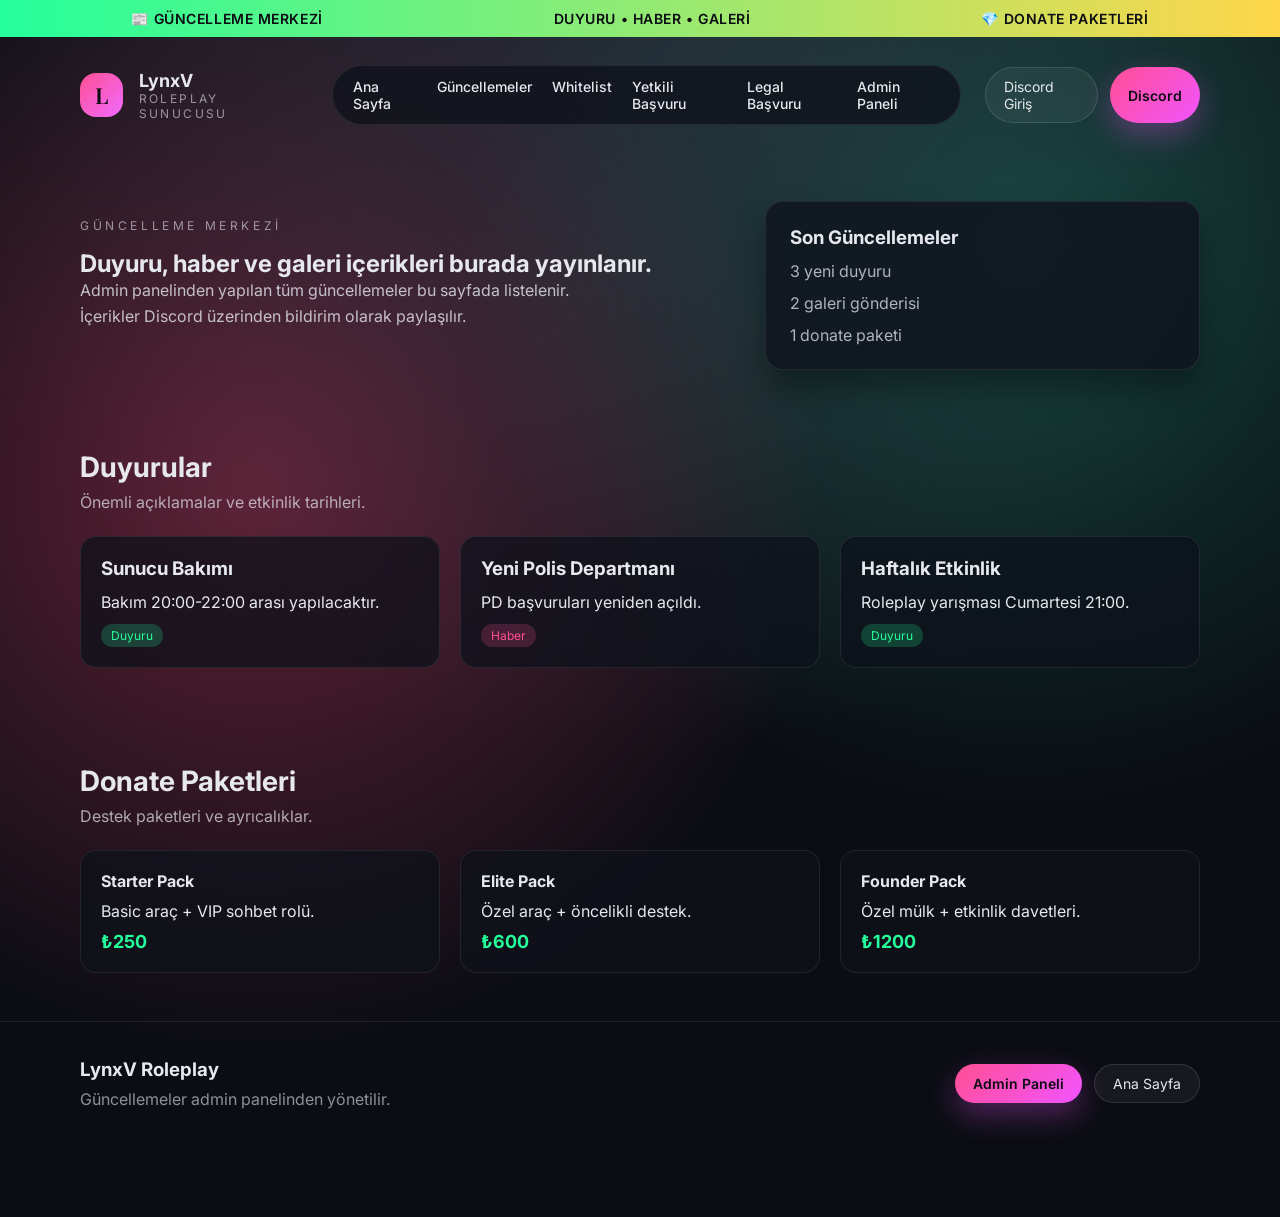
<file: updates.html>
<!DOCTYPE html>
<html lang="tr">
  <head>
    <meta charset="UTF-8" />
    <meta name="viewport" content="width=device-width, initial-scale=1.0" />
    <title>LynxV Roleplay | Güncellemeler</title>
    <link rel="preconnect" href="https://fonts.googleapis.com" />
    <link rel="preconnect" href="https://fonts.gstatic.com" crossorigin />
    <link
      href="https://fonts.googleapis.com/css2?family=Inter:wght@300;400;500;600;700&family=Playfair+Display:wght@600&display=swap"
      rel="stylesheet"
    />
    <link rel="stylesheet" href="styles.css" />
  </head>
  <body>
    <div class="announcement-bar">
      <span>📰 Güncelleme Merkezi</span>
      <span>Duyuru • Haber • Galeri</span>
      <span>💎 Donate paketleri</span>
    </div>

    <header class="site-header">
      <a class="logo" href="index.html">
        <span class="logo-mark">L</span>
        <div>
          <p class="logo-title">LynxV</p>
          <p class="logo-subtitle">Roleplay Sunucusu</p>
        </div>
      </a>
      <nav class="nav-links">
        <a href="index.html">Ana Sayfa</a>
        <a href="updates.html">Güncellemeler</a>
        <a href="whitelist.html">Whitelist</a>
        <a href="staff.html">Yetkili Başvuru</a>
        <a href="legal.html">Legal Başvuru</a>
        <a href="admin.html">Admin Paneli</a>
      </nav>
      <div class="header-actions">
        <a class="ghost-button" href="login.html">Discord Giriş</a>
        <a class="primary-button" href="https://discord.gg/EBZtk4avD4" target="_blank" rel="noreferrer">
          Discord
        </a>
      </div>
    </header>

    <main>
      <section class="page-hero">
        <div>
          <p class="eyebrow">Güncelleme Merkezi</p>
          <h1>Duyuru, haber ve galeri içerikleri burada yayınlanır.</h1>
          <p class="hero-description">
            Admin panelinden yapılan tüm güncellemeler bu sayfada listelenir.
            İçerikler Discord üzerinden bildirim olarak paylaşılır.
          </p>
        </div>
        <div class="status-card">
          <h3>Son Güncellemeler</h3>
          <ul>
            <li>3 yeni duyuru</li>
            <li>2 galeri gönderisi</li>
            <li>1 donate paketi</li>
          </ul>
        </div>
      </section>

      <section class="section">
        <div class="section-header">
          <h2>Duyurular</h2>
          <p>Önemli açıklamalar ve etkinlik tarihleri.</p>
        </div>
        <div class="updates-grid">
          <article class="update-card">
            <h3>Sunucu Bakımı</h3>
            <p>Bakım 20:00-22:00 arası yapılacaktır.</p>
            <span class="badge">Duyuru</span>
          </article>
          <article class="update-card">
            <h3>Yeni Polis Departmanı</h3>
            <p>PD başvuruları yeniden açıldı.</p>
            <span class="badge badge-alt">Haber</span>
          </article>
          <article class="update-card">
            <h3>Haftalık Etkinlik</h3>
            <p>Roleplay yarışması Cumartesi 21:00.</p>
            <span class="badge">Duyuru</span>
          </article>
        </div>
      </section>

      <section class="section">
        <div class="section-header">
          <h2>Donate Paketleri</h2>
          <p>Destek paketleri ve ayrıcalıklar.</p>
        </div>
        <div class="donate-grid">
          <div class="donate-card">
            <h4>Starter Pack</h4>
            <p>Basic araç + VIP sohbet rolü.</p>
            <strong>₺250</strong>
          </div>
          <div class="donate-card">
            <h4>Elite Pack</h4>
            <p>Özel araç + öncelikli destek.</p>
            <strong>₺600</strong>
          </div>
          <div class="donate-card">
            <h4>Founder Pack</h4>
            <p>Özel mülk + etkinlik davetleri.</p>
            <strong>₺1200</strong>
          </div>
        </div>
      </section>
    </main>

    <footer class="footer">
      <div>
        <h3>LynxV Roleplay</h3>
        <p>Güncellemeler admin panelinden yönetilir.</p>
      </div>
      <div class="footer-actions">
        <a class="primary-button" href="admin.html">Admin Paneli</a>
        <a class="ghost-button" href="index.html">Ana Sayfa</a>
      </div>
    </footer>
  </body>
</html>
</file>
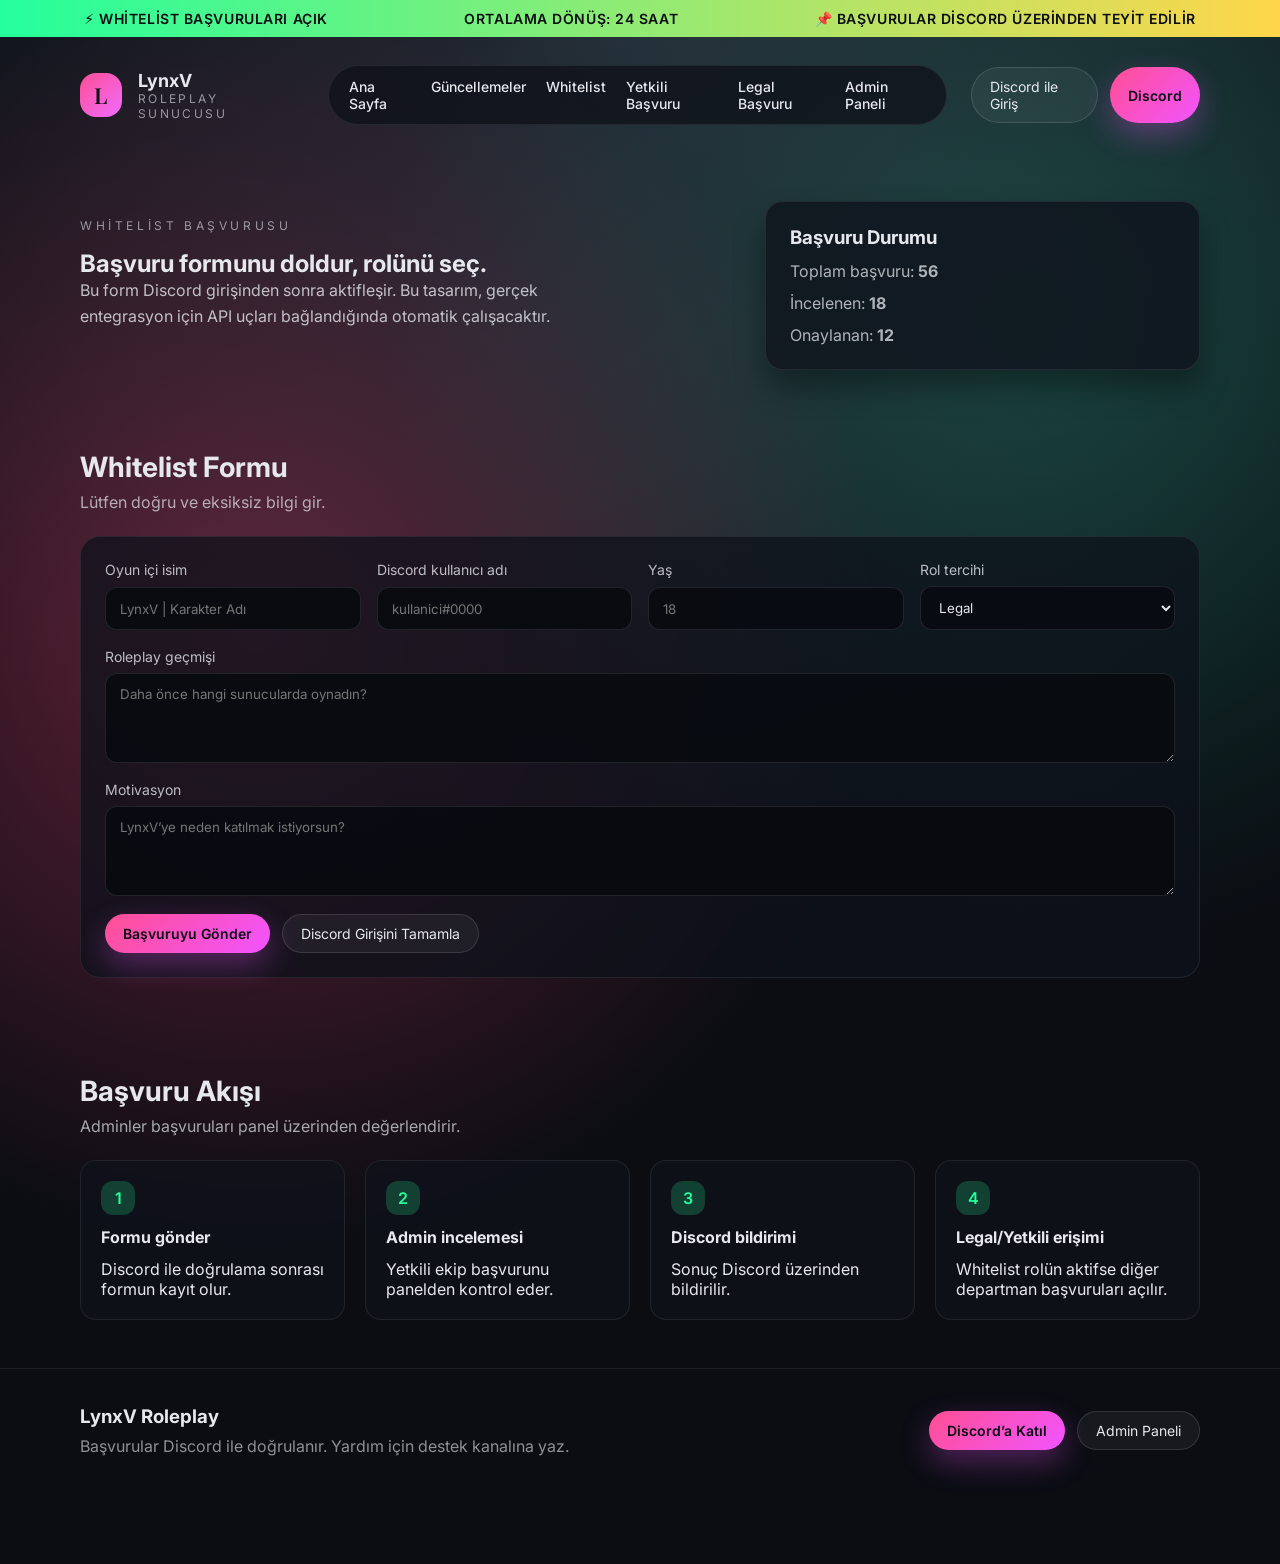
<file: whitelist.html>
<!DOCTYPE html>
<html lang="tr">
  <head>
    <meta charset="UTF-8" />
    <meta name="viewport" content="width=device-width, initial-scale=1.0" />
    <title>LynxV Roleplay | Whitelist Başvurusu</title>
    <link rel="preconnect" href="https://fonts.googleapis.com" />
    <link rel="preconnect" href="https://fonts.gstatic.com" crossorigin />
    <link
      href="https://fonts.googleapis.com/css2?family=Inter:wght@300;400;500;600;700&family=Playfair+Display:wght@600&display=swap"
      rel="stylesheet"
    />
    <link rel="stylesheet" href="styles.css" />
  </head>
  <body>
    <div class="announcement-bar">
      <span>⚡ Whitelist başvuruları açık</span>
      <span>Ortalama dönüş: 24 saat</span>
      <span>📌 Başvurular Discord üzerinden teyit edilir</span>
    </div>

    <header class="site-header">
      <a class="logo" href="index.html">
        <span class="logo-mark">L</span>
        <div>
          <p class="logo-title">LynxV</p>
          <p class="logo-subtitle">Roleplay Sunucusu</p>
        </div>
      </a>
      <nav class="nav-links">
        <a href="index.html">Ana Sayfa</a>
        <a href="updates.html">Güncellemeler</a>
        <a href="whitelist.html">Whitelist</a>
        <a href="staff.html">Yetkili Başvuru</a>
        <a href="legal.html">Legal Başvuru</a>
        <a href="admin.html">Admin Paneli</a>
      </nav>
      <div class="header-actions">
        <a class="ghost-button" href="login.html">Discord ile Giriş</a>
        <a class="primary-button" href="https://discord.gg/EBZtk4avD4" target="_blank" rel="noreferrer">
          Discord
        </a>
      </div>
    </header>

    <main>
      <section class="page-hero">
        <div>
          <p class="eyebrow">Whitelist Başvurusu</p>
          <h1>Başvuru formunu doldur, rolünü seç.</h1>
          <p class="hero-description">
            Bu form Discord girişinden sonra aktifleşir. Bu tasarım, gerçek
            entegrasyon için API uçları bağlandığında otomatik çalışacaktır.
          </p>
        </div>
        <div class="status-card">
          <h3>Başvuru Durumu</h3>
          <ul>
            <li>Toplam başvuru: <strong>56</strong></li>
            <li>İncelenen: <strong>18</strong></li>
            <li>Onaylanan: <strong>12</strong></li>
          </ul>
        </div>
      </section>

      <section class="section">
        <div class="section-header">
          <h2>Whitelist Formu</h2>
          <p>Lütfen doğru ve eksiksiz bilgi gir.</p>
        </div>
        <form class="glass-form">
          <div class="form-grid">
            <label>
              Oyun içi isim
              <input type="text" placeholder="LynxV | Karakter Adı" />
            </label>
            <label>
              Discord kullanıcı adı
              <input type="text" placeholder="kullanici#0000" />
            </label>
            <label>
              Yaş
              <input type="number" placeholder="18" min="18" />
            </label>
            <label>
              Rol tercihi
              <select>
                <option>Legal</option>
                <option>Illegal</option>
                <option>EMS</option>
                <option>PD</option>
              </select>
            </label>
          </div>
          <label>
            Roleplay geçmişi
            <textarea rows="4" placeholder="Daha önce hangi sunucularda oynadın?"></textarea>
          </label>
          <label>
            Motivasyon
            <textarea rows="4" placeholder="LynxV’ye neden katılmak istiyorsun?"></textarea>
          </label>
          <div class="form-actions">
            <button class="primary-button" type="button">Başvuruyu Gönder</button>
            <a class="ghost-button" href="login.html">Discord Girişini Tamamla</a>
          </div>
        </form>
      </section>

      <section class="section">
        <div class="section-header">
          <h2>Başvuru Akışı</h2>
          <p>Adminler başvuruları panel üzerinden değerlendirir.</p>
        </div>
        <div class="step-grid">
          <div class="step-card">
            <span>1</span>
            <h4>Formu gönder</h4>
            <p>Discord ile doğrulama sonrası formun kayıt olur.</p>
          </div>
          <div class="step-card">
            <span>2</span>
            <h4>Admin incelemesi</h4>
            <p>Yetkili ekip başvurunu panelden kontrol eder.</p>
          </div>
          <div class="step-card">
            <span>3</span>
            <h4>Discord bildirimi</h4>
            <p>Sonuç Discord üzerinden bildirilir.</p>
          </div>
          <div class="step-card">
            <span>4</span>
            <h4>Legal/Yetkili erişimi</h4>
            <p>Whitelist rolün aktifse diğer departman başvuruları açılır.</p>
          </div>
        </div>
      </section>
    </main>

    <footer class="footer">
      <div>
        <h3>LynxV Roleplay</h3>
        <p>Başvurular Discord ile doğrulanır. Yardım için destek kanalına yaz.</p>
      </div>
      <div class="footer-actions">
        <a class="primary-button" href="https://discord.gg/EBZtk4avD4" target="_blank" rel="noreferrer">
          Discord’a Katıl
        </a>
        <a class="ghost-button" href="admin.html">Admin Paneli</a>
      </div>
    </footer>
  </body>
</html>
</file>
<file: styles.css>
:root {
  color-scheme: dark;
  font-family: "Inter", system-ui, sans-serif;
  background-color: #0b0d13;
  color: #e6e8ee;
}

* {
  box-sizing: border-box;
  margin: 0;
  padding: 0;
}

body {
  min-height: 100vh;
  background: radial-gradient(circle at top, rgba(68, 76, 94, 0.45), transparent 55%),
    radial-gradient(circle at 20% 40%, rgba(255, 69, 118, 0.35), transparent 45%),
    radial-gradient(circle at 80% 20%, rgba(31, 225, 170, 0.25), transparent 40%),
    #0b0d13;
  position: relative;
  padding-bottom: 72px;
}

body::before {
  content: "";
  position: fixed;
  inset: 0;
  background-image: linear-gradient(rgba(255, 255, 255, 0.04) 1px, transparent 1px),
    linear-gradient(90deg, rgba(255, 255, 255, 0.04) 1px, transparent 1px);
  background-size: 48px 48px;
  pointer-events: none;
  mix-blend-mode: screen;
  z-index: -1;
}

.announcement-bar {
  display: flex;
  justify-content: space-around;
  align-items: center;
  gap: 16px;
  background: linear-gradient(90deg, #24ff9c, #ffd64a);
  color: #0b0d13;
  padding: 10px 24px;
  font-weight: 600;
  font-size: 14px;
  text-transform: uppercase;
  letter-spacing: 0.04em;
}

.site-header {
  display: flex;
  align-items: center;
  justify-content: space-between;
  padding: 28px 80px 12px;
  gap: 24px;
}

.logo {
  display: flex;
  align-items: center;
  gap: 16px;
  color: inherit;
  text-decoration: none;
}

.logo:hover {
  opacity: 0.9;
}

.logo-mark {
  display: inline-flex;
  width: 44px;
  height: 44px;
  align-items: center;
  justify-content: center;
  border-radius: 16px;
  background: linear-gradient(135deg, #ff4f93, #f06bff);
  font-family: "Playfair Display", serif;
  font-size: 22px;
  font-weight: 600;
  color: #0b0d13;
}

.logo-title {
  font-weight: 700;
  font-size: 18px;
}

.logo-subtitle {
  font-size: 12px;
  text-transform: uppercase;
  letter-spacing: 0.2em;
  color: rgba(230, 232, 238, 0.6);
}

.nav-links {
  display: flex;
  gap: 20px;
  background: rgba(15, 18, 27, 0.8);
  padding: 12px 20px;
  border-radius: 999px;
  border: 1px solid rgba(255, 255, 255, 0.08);
}

.nav-links a {
  color: inherit;
  text-decoration: none;
  font-size: 14px;
  font-weight: 500;
}

.header-actions {
  display: flex;
  gap: 12px;
}

.header-actions a {
  display: inline-flex;
  align-items: center;
  justify-content: center;
  text-decoration: none;
}

.primary-button,
.ghost-button {
  border: none;
  font-family: inherit;
  font-size: 14px;
  padding: 10px 18px;
  border-radius: 999px;
  cursor: pointer;
  text-decoration: none;
  display: inline-flex;
  align-items: center;
  justify-content: center;
}

.primary-button {
  background: linear-gradient(135deg, #ff4f93, #f254ff);
  color: #0b0d13;
  font-weight: 600;
  box-shadow: 0 12px 30px rgba(242, 84, 255, 0.3);
}

.ghost-button {
  background: rgba(255, 255, 255, 0.05);
  color: #e6e8ee;
  border: 1px solid rgba(255, 255, 255, 0.12);
}

.hero {
  display: grid;
  grid-template-columns: minmax(0, 1.2fr) minmax(0, 0.8fr);
  align-items: center;
  gap: 48px;
  padding: 72px 80px 32px;
}

.hero-content h1 {
  font-size: clamp(36px, 4vw, 60px);
  line-height: 1.1;
  margin-bottom: 16px;
}

.hero-content h1 span {
  color: #ff5aa4;
}

.eyebrow {
  text-transform: uppercase;
  font-size: 12px;
  letter-spacing: 0.3em;
  color: rgba(230, 232, 238, 0.6);
  margin-bottom: 16px;
}

.hero-description {
  max-width: 520px;
  line-height: 1.6;
  color: rgba(230, 232, 238, 0.8);
  margin-bottom: 24px;
}

.hero-buttons {
  display: flex;
  gap: 14px;
  margin-bottom: 24px;
}

.hero-tags {
  display: flex;
  flex-wrap: wrap;
  gap: 12px;
}

.hero-tags span {
  padding: 6px 14px;
  border-radius: 999px;
  border: 1px solid rgba(255, 255, 255, 0.14);
  font-size: 12px;
  background: rgba(15, 18, 27, 0.7);
}

.hero-visual {
  position: relative;
  display: grid;
  gap: 18px;
}

.hero-card {
  background: rgba(14, 16, 25, 0.85);
  border-radius: 20px;
  padding: 24px;
  border: 1px solid rgba(255, 255, 255, 0.08);
  box-shadow: 0 24px 40px rgba(0, 0, 0, 0.4);
}

.hero-mini-card {
  align-self: flex-start;
  justify-self: flex-end;
  background: rgba(20, 24, 34, 0.9);
  border-radius: 16px;
  padding: 16px 20px;
  border: 1px solid rgba(255, 255, 255, 0.08);
  width: min(240px, 100%);
}

.mini-title {
  font-weight: 600;
  margin-bottom: 6px;
}

.mini-subtitle {
  font-size: 12px;
  color: rgba(230, 232, 238, 0.7);
}

.signal-bars {
  display: flex;
  gap: 6px;
  margin-top: 12px;
}

.signal-bars span {
  width: 8px;
  border-radius: 4px;
  background: linear-gradient(180deg, #24ff9c, #1fe1aa);
}

.signal-bars span:nth-child(1) {
  height: 10px;
}

.signal-bars span:nth-child(2) {
  height: 16px;
}

.signal-bars span:nth-child(3) {
  height: 22px;
}

.signal-bars span:nth-child(4) {
  height: 28px;
}

.hero-map {
  position: relative;
  padding: 24px;
  border-radius: 20px;
  background: rgba(14, 18, 27, 0.8);
  border: 1px solid rgba(255, 255, 255, 0.08);
  overflow: hidden;
}

.hero-map::after {
  content: "";
  position: absolute;
  inset: 0;
  background: radial-gradient(circle at top left, rgba(36, 255, 156, 0.25), transparent 55%),
    radial-gradient(circle at bottom right, rgba(255, 79, 147, 0.25), transparent 60%);
  opacity: 0.8;
  pointer-events: none;
}

.hero-map svg {
  width: 100%;
  height: auto;
  fill: rgba(255, 255, 255, 0.08);
  stroke: rgba(36, 255, 156, 0.7);
  position: relative;
  z-index: 1;
}

.hero-map-label {
  display: flex;
  justify-content: space-between;
  align-items: center;
  margin-top: 16px;
  font-size: 13px;
  position: relative;
  z-index: 1;
  color: rgba(230, 232, 238, 0.7);
}

.hero-map-label strong {
  color: #24ff9c;
}

.hero-card-header {
  display: flex;
  justify-content: space-between;
  align-items: center;
  color: rgba(230, 232, 238, 0.6);
  font-size: 14px;
  margin-bottom: 18px;
}

.icon-button {
  background: none;
  border: none;
  color: inherit;
  font-size: 18px;
}

.hero-card-title {
  font-size: 18px;
  font-weight: 600;
  margin-bottom: 12px;
}

.hero-card-text {
  font-size: 14px;
  line-height: 1.6;
  color: rgba(230, 232, 238, 0.7);
}

.hero-card-stats {
  display: grid;
  grid-template-columns: repeat(3, 1fr);
  gap: 12px;
  margin-top: 20px;
}

.hero-card-stats div {
  background: rgba(255, 255, 255, 0.05);
  border-radius: 12px;
  padding: 12px;
  text-align: center;
  font-size: 12px;
  color: rgba(230, 232, 238, 0.7);
}

.hero-card-stats strong {
  display: block;
  font-size: 18px;
  color: #24ff9c;
  margin-top: 4px;
}

.section {
  padding: 48px 80px;
}

.section-header {
  margin-bottom: 24px;
}

.section-header h2 {
  font-size: 28px;
  margin-bottom: 8px;
}

.section-header p {
  color: rgba(230, 232, 238, 0.7);
}

.card-grid {
  display: grid;
  grid-template-columns: repeat(auto-fit, minmax(220px, 1fr));
  gap: 20px;
}

.glass-card {
  position: relative;
  padding: 24px;
  border-radius: 18px;
  background: rgba(14, 18, 27, 0.7);
  border: 1px solid rgba(36, 255, 156, 0.3);
  box-shadow: 0 20px 30px rgba(0, 0, 0, 0.35);
}

.card-icon {
  font-size: 20px;
  margin-bottom: 12px;
}

.glass-card h3 {
  margin-bottom: 6px;
}

.glass-card p {
  color: rgba(230, 232, 238, 0.7);
  margin-bottom: 16px;
}

.badge {
  position: absolute;
  top: 18px;
  right: 18px;
  background: rgba(36, 255, 156, 0.2);
  color: #24ff9c;
  padding: 4px 10px;
  border-radius: 999px;
  font-size: 12px;
}

.badge-alt {
  background: rgba(255, 79, 147, 0.2);
  color: #ff4f93;
}

.feature-grid {
  display: grid;
  grid-template-columns: repeat(auto-fit, minmax(220px, 1fr));
  gap: 20px;
}

.feature-card {
  padding: 20px;
  border-radius: 16px;
  border: 1px solid rgba(255, 255, 255, 0.08);
  background: rgba(15, 18, 27, 0.8);
}

.feature-card h4 {
  margin-bottom: 8px;
}

.feature-card p {
  color: rgba(230, 232, 238, 0.7);
}

.footer {
  padding: 36px 80px;
  border-top: 1px solid rgba(255, 255, 255, 0.08);
  display: flex;
  justify-content: space-between;
  align-items: center;
  gap: 24px;
}

.footer h3 {
  margin-bottom: 8px;
}

.footer p {
  color: rgba(230, 232, 238, 0.6);
}

.footer-actions {
  display: flex;
  gap: 12px;
}

.access-card {
  display: flex;
  align-items: center;
  justify-content: space-between;
  gap: 16px;
  padding: 24px;
  border-radius: 18px;
  background: rgba(18, 22, 32, 0.85);
  border: 1px solid rgba(255, 79, 147, 0.3);
}

.access-card h3 {
  margin-bottom: 8px;
}

.role-grid {
  display: grid;
  grid-template-columns: repeat(auto-fit, minmax(200px, 1fr));
  gap: 16px;
}

.role-card {
  padding: 18px;
  border-radius: 16px;
  border: 1px solid rgba(255, 255, 255, 0.08);
  background: rgba(15, 18, 27, 0.8);
  display: grid;
  gap: 8px;
}

.updates-grid {
  display: grid;
  grid-template-columns: repeat(auto-fit, minmax(240px, 1fr));
  gap: 20px;
}

.update-card {
  position: relative;
  padding: 20px;
  border-radius: 16px;
  background: rgba(14, 18, 27, 0.75);
  border: 1px solid rgba(255, 255, 255, 0.08);
  display: grid;
  gap: 12px;
}

.update-card .badge {
  position: static;
  justify-self: flex-start;
}

.donate-grid {
  display: grid;
  grid-template-columns: repeat(auto-fit, minmax(220px, 1fr));
  gap: 20px;
}

.donate-card {
  padding: 20px;
  border-radius: 16px;
  background: rgba(15, 18, 27, 0.8);
  border: 1px solid rgba(255, 255, 255, 0.08);
  display: grid;
  gap: 10px;
}

.donate-card strong {
  color: #24ff9c;
  font-size: 18px;
}

.page-hero {
  display: grid;
  grid-template-columns: minmax(0, 1.2fr) minmax(0, 0.8fr);
  gap: 32px;
  padding: 64px 80px 32px;
  align-items: center;
}

.status-card {
  background: rgba(16, 20, 30, 0.85);
  border-radius: 18px;
  padding: 24px;
  border: 1px solid rgba(255, 255, 255, 0.08);
  box-shadow: 0 18px 30px rgba(0, 0, 0, 0.35);
}

.status-card h3 {
  margin-bottom: 12px;
}

.status-card ul {
  list-style: none;
  display: grid;
  gap: 12px;
  color: rgba(230, 232, 238, 0.75);
}

.glass-form {
  background: rgba(14, 18, 27, 0.75);
  border-radius: 20px;
  padding: 24px;
  border: 1px solid rgba(255, 255, 255, 0.08);
  display: grid;
  gap: 18px;
}

.form-grid {
  display: grid;
  grid-template-columns: repeat(auto-fit, minmax(220px, 1fr));
  gap: 16px;
}

label {
  display: grid;
  gap: 8px;
  font-size: 14px;
  color: rgba(230, 232, 238, 0.8);
}

input,
select,
textarea {
  background: rgba(8, 10, 16, 0.9);
  border: 1px solid rgba(255, 255, 255, 0.1);
  border-radius: 12px;
  padding: 12px 14px;
  color: #e6e8ee;
  font-family: inherit;
}

textarea {
  resize: vertical;
}

.form-actions {
  display: flex;
  flex-wrap: wrap;
  gap: 12px;
}

.step-grid {
  display: grid;
  grid-template-columns: repeat(auto-fit, minmax(220px, 1fr));
  gap: 20px;
}

.step-card {
  padding: 20px;
  border-radius: 16px;
  border: 1px solid rgba(255, 255, 255, 0.08);
  background: rgba(15, 18, 27, 0.8);
  display: grid;
  gap: 12px;
}

.step-card span {
  width: 34px;
  height: 34px;
  border-radius: 12px;
  background: rgba(36, 255, 156, 0.2);
  color: #24ff9c;
  display: inline-flex;
  align-items: center;
  justify-content: center;
  font-weight: 600;
}

.admin-grid {
  display: grid;
  grid-template-columns: repeat(auto-fit, minmax(240px, 1fr));
  gap: 20px;
}

.admin-card {
  padding: 20px;
  border-radius: 16px;
  border: 1px solid rgba(255, 255, 255, 0.08);
  background: rgba(15, 18, 27, 0.8);
  display: grid;
  gap: 12px;
}

.pill-group {
  display: flex;
  flex-wrap: wrap;
  gap: 8px;
}

.pill-group span {
  padding: 6px 12px;
  border-radius: 999px;
  background: rgba(255, 255, 255, 0.08);
  font-size: 12px;
}

.table-card {
  background: rgba(14, 18, 27, 0.75);
  border-radius: 20px;
  padding: 24px;
  border: 1px solid rgba(255, 255, 255, 0.08);
  overflow-x: auto;
}

table {
  width: 100%;
  border-collapse: collapse;
  min-width: 520px;
}

th,
td {
  text-align: left;
  padding: 12px 10px;
  border-bottom: 1px solid rgba(255, 255, 255, 0.08);
  font-size: 14px;
}

th {
  color: rgba(230, 232, 238, 0.7);
  font-weight: 500;
}

.status-pill {
  display: inline-flex;
  padding: 4px 10px;
  border-radius: 999px;
  background: rgba(255, 79, 147, 0.2);
  color: #ff4f93;
  font-size: 12px;
}

.status-pill.approved {
  background: rgba(36, 255, 156, 0.2);
  color: #24ff9c;
}

.timeline {
  display: grid;
  gap: 16px;
}

.timeline-item {
  display: grid;
  grid-template-columns: 72px 1fr;
  gap: 18px;
  padding: 18px 20px;
  border-radius: 16px;
  background: rgba(15, 18, 27, 0.75);
  border: 1px solid rgba(255, 255, 255, 0.08);
}

.timeline-time {
  font-weight: 600;
  color: #ff4f93;
}

.timeline-item h4 {
  margin-bottom: 6px;
}

.timeline-item p {
  color: rgba(230, 232, 238, 0.7);
}

.gallery-grid {
  display: grid;
  grid-template-columns: repeat(4, minmax(0, 1fr));
  gap: 16px;
}

.gallery-card {
  position: relative;
  padding: 18px;
  min-height: 160px;
  border-radius: 18px;
  background: linear-gradient(135deg, rgba(36, 255, 156, 0.15), rgba(255, 79, 147, 0.15));
  border: 1px solid rgba(255, 255, 255, 0.08);
  display: flex;
  align-items: flex-end;
  font-weight: 600;
  text-shadow: 0 8px 20px rgba(0, 0, 0, 0.6);
  overflow: hidden;
}

.gallery-card::after {
  content: "";
  position: absolute;
  inset: 0;
  background: radial-gradient(circle at top left, rgba(255, 255, 255, 0.18), transparent 60%);
  pointer-events: none;
}

.gallery-card span {
  position: relative;
  z-index: 1;
}

.gallery-card.tall {
  grid-row: span 2;
}

.gallery-card.wide {
  grid-column: span 2;
}

@media (max-width: 960px) {
  .site-header {
    flex-direction: column;
    align-items: flex-start;
    padding: 24px;
  }

  .nav-links {
    flex-wrap: wrap;
    width: 100%;
  }

  .hero {
    grid-template-columns: 1fr;
    padding: 48px 24px;
  }

  .page-hero {
    grid-template-columns: 1fr;
    padding: 48px 24px 24px;
  }

  .section {
    padding: 32px 24px;
  }

  .footer {
    flex-direction: column;
    align-items: flex-start;
    padding: 24px;
  }

  .access-card {
    flex-direction: column;
    align-items: flex-start;
  }

  .gallery-grid {
    grid-template-columns: repeat(auto-fit, minmax(160px, 1fr));
  }
}
</file>
